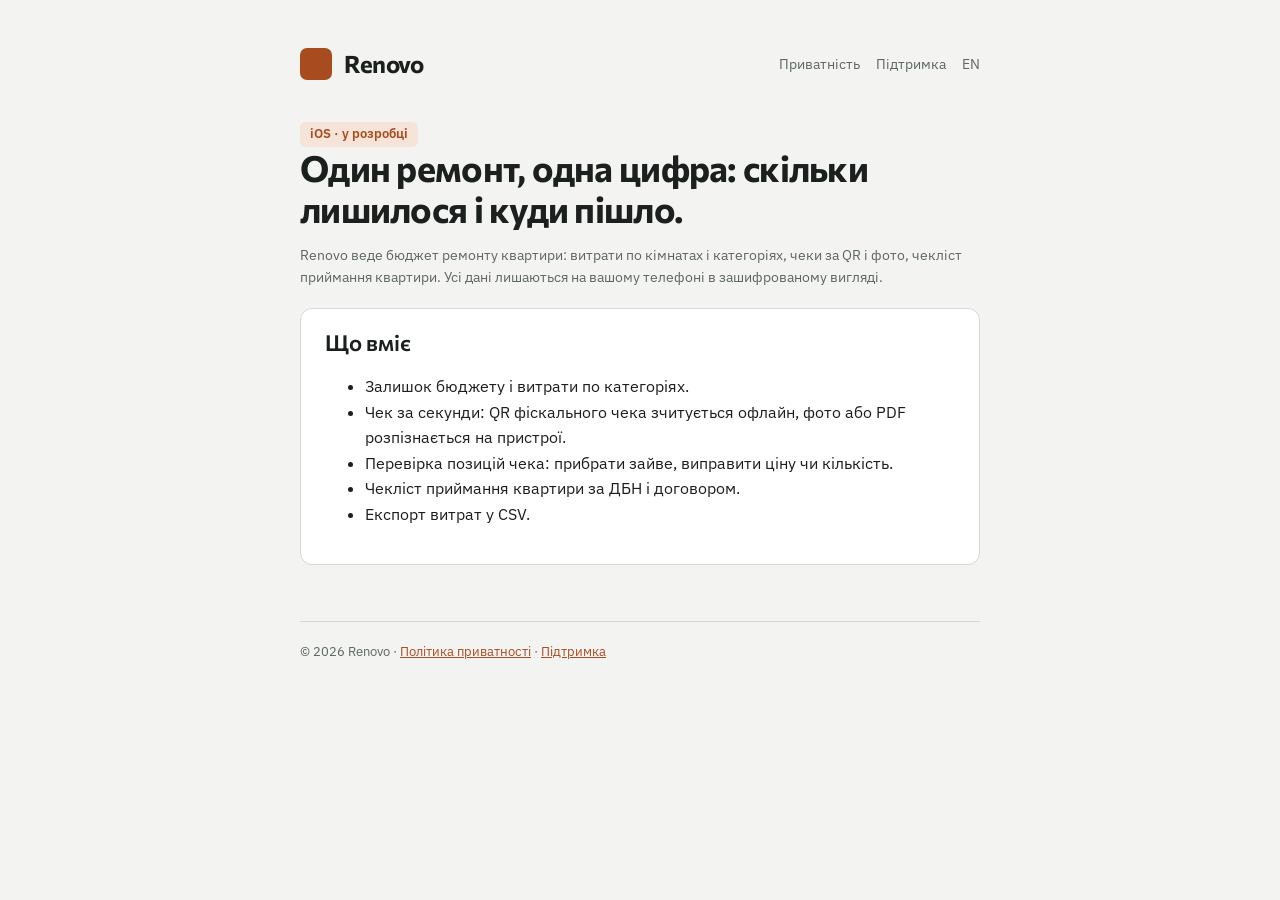
<file: index.html>
<!doctype html><html lang="uk"><head><meta charset="utf-8"><meta name="viewport" content="width=device-width,initial-scale=1"><title>Renovo</title><meta name="description" content="Renovo: бюджет ремонту квартири. Чеки, витрати, приймання. Усе на вашому пристрої, зашифровано."><link rel="preconnect" href="https://fonts.googleapis.com"><link rel="stylesheet" href="https://fonts.googleapis.com/css2?family=Commissioner:wght@600;700&family=IBM+Plex+Sans:wght@400;600&family=IBM+Plex+Mono:wght@500&display=swap"><link rel="stylesheet" href="styles.css"></head><body><div class="wrap">
<header><a class="logo" href="./"><i></i>Renovo</a><nav><a href="privacy.html">Приватність</a><a href="support.html">Підтримка</a><a href="en/">EN</a></nav></header>
<span class="pill">iOS · у розробці</span>
<h1>Один ремонт, одна цифра: скільки лишилося і куди пішло.</h1>
<p class="muted">Renovo веде бюджет ремонту квартири: витрати по кімнатах і категоріях, чеки за QR і фото, чекліст приймання квартири. Усі дані лишаються на вашому телефоні в зашифрованому вигляді.</p>
<div class="card"><h2 style="margin-top:0">Що вміє</h2><ul><li>Залишок бюджету і витрати по категоріях.</li><li>Чек за секунди: QR фіскального чека зчитується офлайн, фото або PDF розпізнається на пристрої.</li><li>Перевірка позицій чека: прибрати зайве, виправити ціну чи кількість.</li><li>Чекліст приймання квартири за ДБН і договором.</li><li>Експорт витрат у CSV.</li></ul></div>
<footer>© 2026 Renovo · <a href="privacy.html">Політика приватності</a> · <a href="support.html">Підтримка</a></footer></div></body></html>
</file>
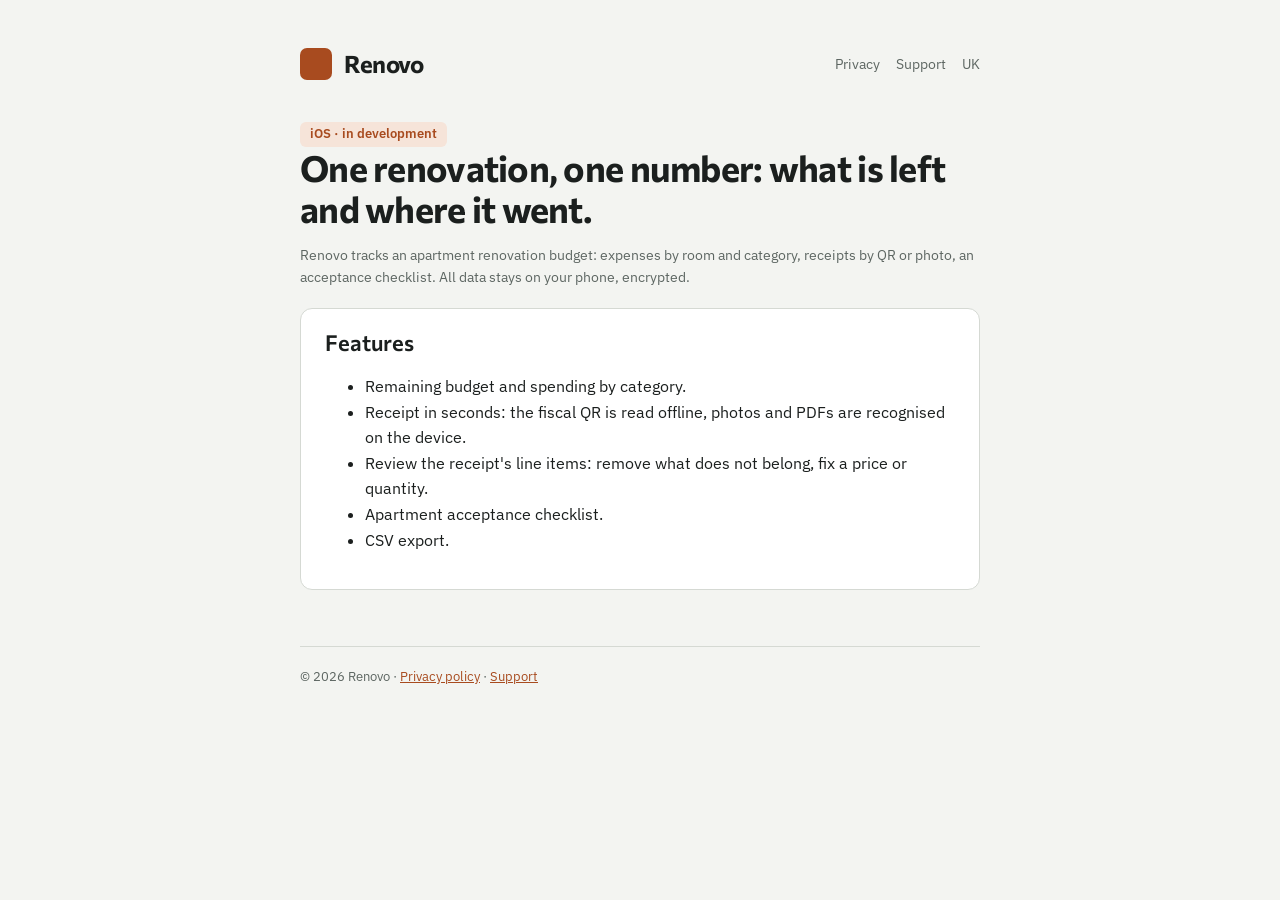
<file: en/index.html>
<!doctype html><html lang="en"><head><meta charset="utf-8"><meta name="viewport" content="width=device-width,initial-scale=1"><title>Renovo</title><meta name="description" content="Renovo: an apartment renovation budget tracker. Receipts, expenses, acceptance checklist. Everything stays on your device, encrypted."><link rel="preconnect" href="https://fonts.googleapis.com"><link rel="stylesheet" href="https://fonts.googleapis.com/css2?family=Commissioner:wght@600;700&family=IBM+Plex+Sans:wght@400;600&family=IBM+Plex+Mono:wght@500&display=swap"><link rel="stylesheet" href="../styles.css"></head><body><div class="wrap">
<header><a class="logo" href="./"><i></i>Renovo</a><nav><a href="privacy.html">Privacy</a><a href="support.html">Support</a><a href="../">UK</a></nav></header>
<span class="pill">iOS · in development</span>
<h1>One renovation, one number: what is left and where it went.</h1>
<p class="muted">Renovo tracks an apartment renovation budget: expenses by room and category, receipts by QR or photo, an acceptance checklist. All data stays on your phone, encrypted.</p>
<div class="card"><h2 style="margin-top:0">Features</h2><ul><li>Remaining budget and spending by category.</li><li>Receipt in seconds: the fiscal QR is read offline, photos and PDFs are recognised on the device.</li><li>Review the receipt's line items: remove what does not belong, fix a price or quantity.</li><li>Apartment acceptance checklist.</li><li>CSV export.</li></ul></div>
<footer>© 2026 Renovo · <a href="privacy.html">Privacy policy</a> · <a href="support.html">Support</a></footer></div></body></html>
</file>
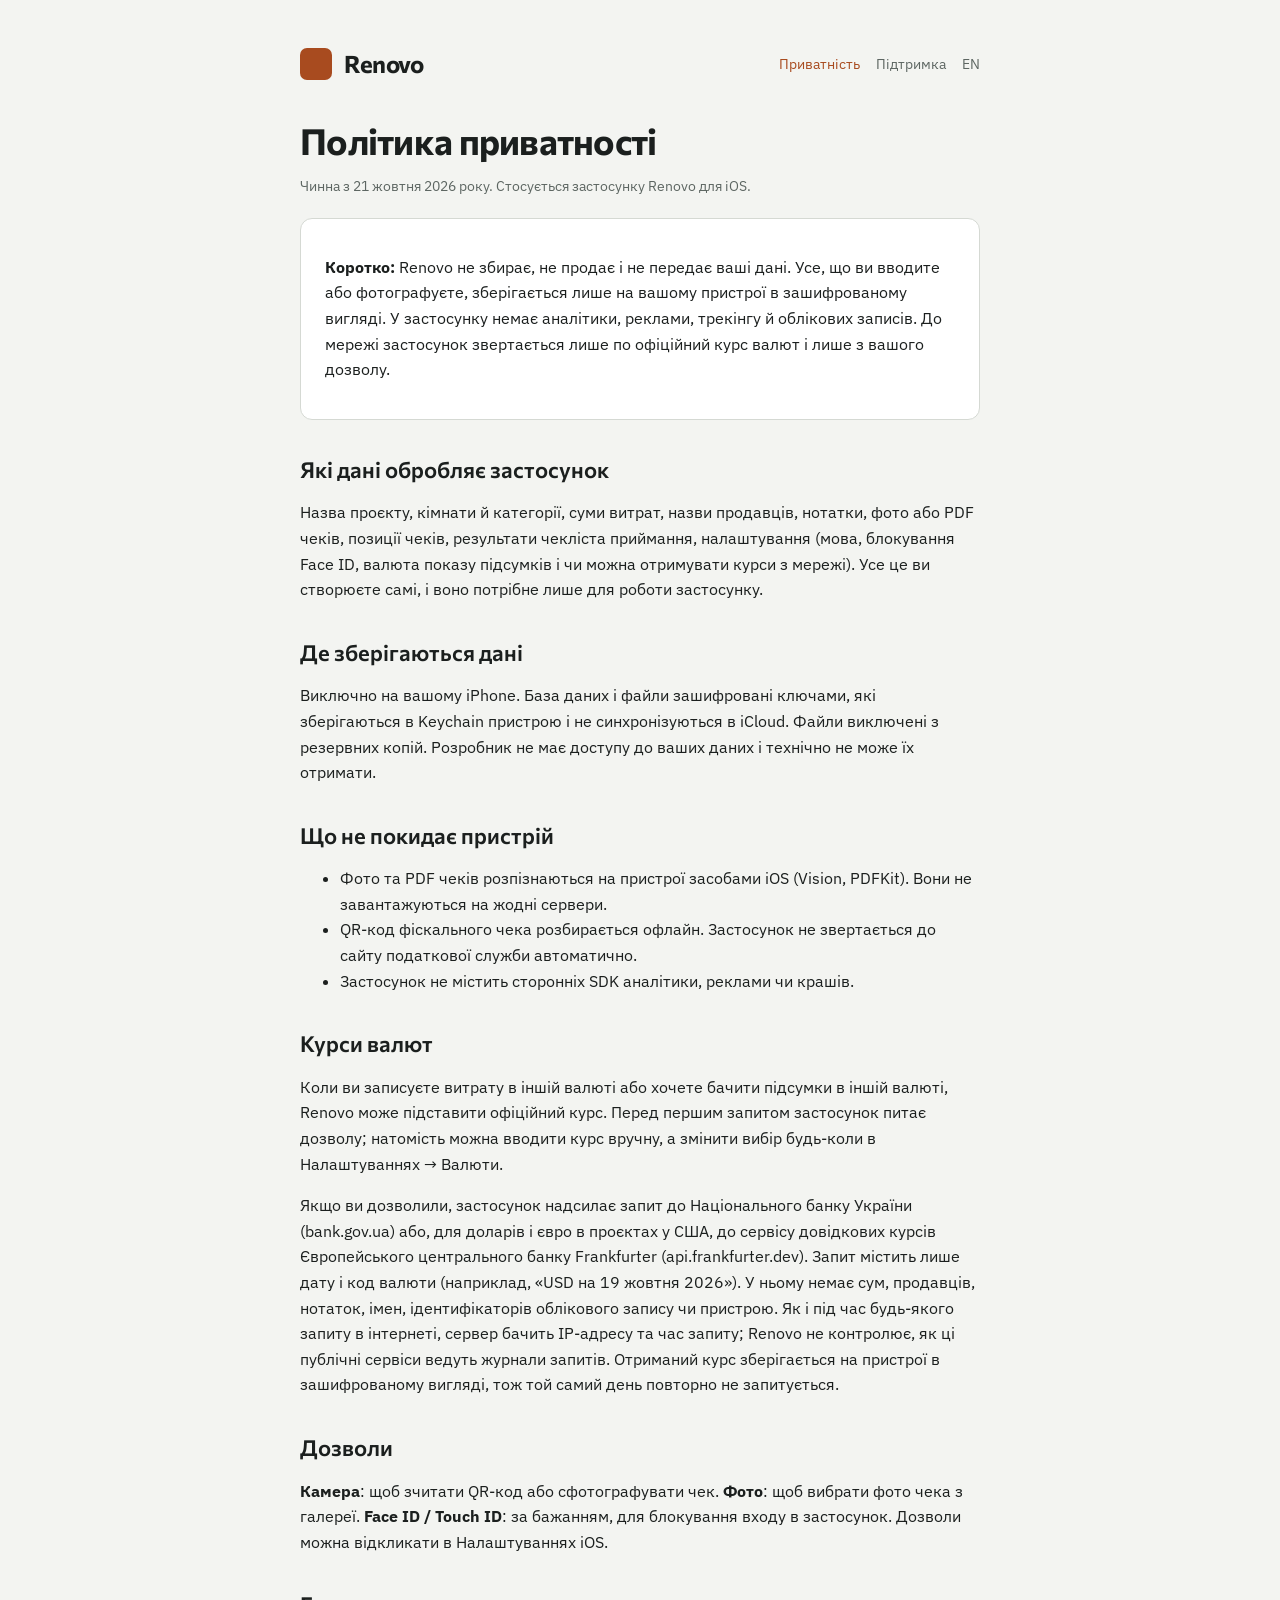
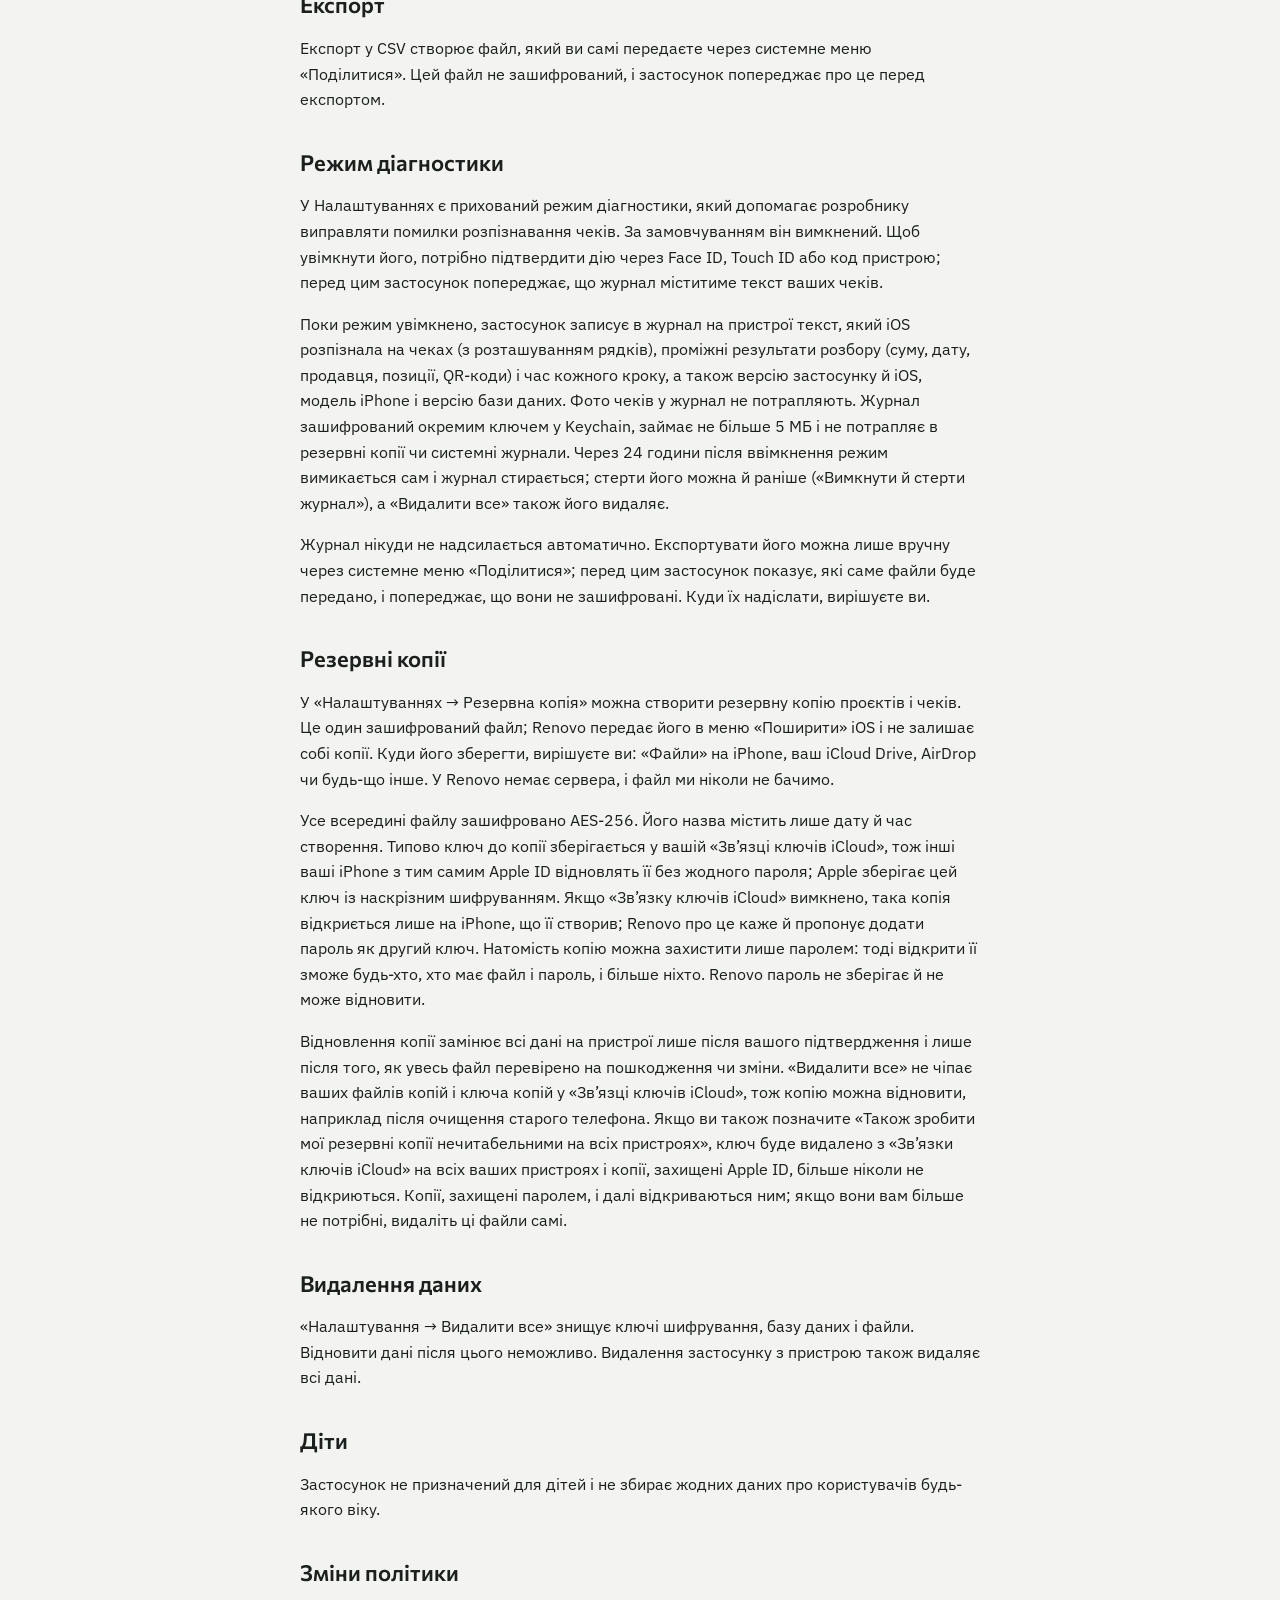
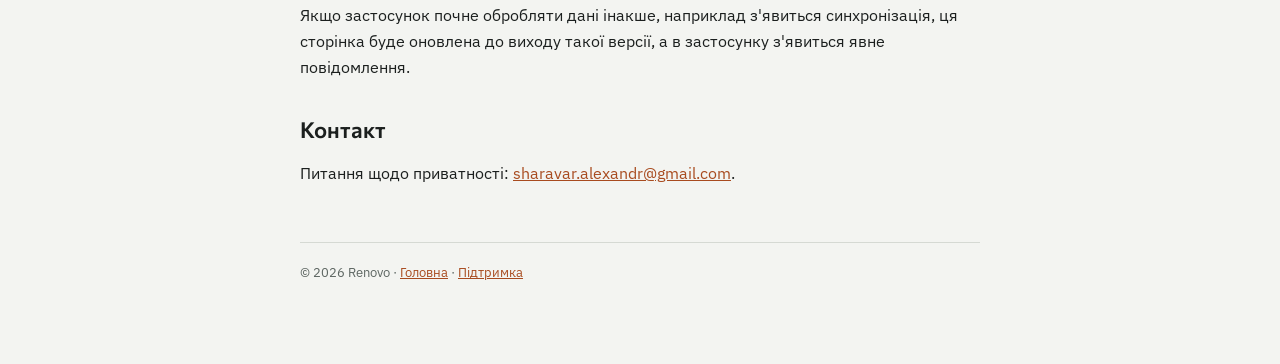
<file: privacy.html>
<!doctype html><html lang="uk"><head><meta charset="utf-8"><meta name="viewport" content="width=device-width,initial-scale=1"><title>Renovo · Політика приватності</title><link rel="preconnect" href="https://fonts.googleapis.com"><link rel="stylesheet" href="https://fonts.googleapis.com/css2?family=Commissioner:wght@600;700&family=IBM+Plex+Sans:wght@400;600&family=IBM+Plex+Mono:wght@500&display=swap"><link rel="stylesheet" href="styles.css"></head><body><div class="wrap">
<header><a class="logo" href="./"><i></i>Renovo</a><nav><a href="privacy.html" aria-current="page">Приватність</a><a href="support.html">Підтримка</a><a href="en/privacy.html">EN</a></nav></header>
<h1>Політика приватності</h1><p class="muted">Чинна з 21 жовтня 2026 року. Стосується застосунку Renovo для iOS.</p>
<div class="card"><p><strong>Коротко:</strong> Renovo не збирає, не продає і не передає ваші дані. Усе, що ви вводите або фотографуєте, зберігається лише на вашому пристрої в зашифрованому вигляді. У застосунку немає аналітики, реклами, трекінгу й облікових записів. До мережі застосунок звертається лише по офіційний курс валют і лише з вашого дозволу.</p></div>
<h2>Які дані обробляє застосунок</h2><p>Назва проєкту, кімнати й категорії, суми витрат, назви продавців, нотатки, фото або PDF чеків, позиції чеків, результати чекліста приймання, налаштування (мова, блокування Face ID, валюта показу підсумків і чи можна отримувати курси з мережі). Усе це ви створюєте самі, і воно потрібне лише для роботи застосунку.</p>
<h2>Де зберігаються дані</h2><p>Виключно на вашому iPhone. База даних і файли зашифровані ключами, які зберігаються в Keychain пристрою і не синхронізуються в iCloud. Файли виключені з резервних копій. Розробник не має доступу до ваших даних і технічно не може їх отримати.</p>
<h2>Що не покидає пристрій</h2><ul><li>Фото та PDF чеків розпізнаються на пристрої засобами iOS (Vision, PDFKit). Вони не завантажуються на жодні сервери.</li><li>QR-код фіскального чека розбирається офлайн. Застосунок не звертається до сайту податкової служби автоматично.</li><li>Застосунок не містить сторонніх SDK аналітики, реклами чи крашів.</li></ul>
<h2>Курси валют</h2><p>Коли ви записуєте витрату в іншій валюті або хочете бачити підсумки в іншій валюті, Renovo може підставити офіційний курс. Перед першим запитом застосунок питає дозволу; натомість можна вводити курс вручну, а змінити вибір будь-коли в Налаштуваннях → Валюти.</p><p>Якщо ви дозволили, застосунок надсилає запит до Національного банку України (bank.gov.ua) або, для доларів і євро в проєктах у США, до сервісу довідкових курсів Європейського центрального банку Frankfurter (api.frankfurter.dev). Запит містить лише дату і код валюти (наприклад, «USD на 19 жовтня 2026»). У ньому немає сум, продавців, нотаток, імен, ідентифікаторів облікового запису чи пристрою. Як і під час будь-якого запиту в інтернеті, сервер бачить IP-адресу та час запиту; Renovo не контролює, як ці публічні сервіси ведуть журнали запитів. Отриманий курс зберігається на пристрої в зашифрованому вигляді, тож той самий день повторно не запитується.</p>
<h2>Дозволи</h2><p><strong>Камера</strong>: щоб зчитати QR-код або сфотографувати чек. <strong>Фото</strong>: щоб вибрати фото чека з галереї. <strong>Face ID / Touch ID</strong>: за бажанням, для блокування входу в застосунок. Дозволи можна відкликати в Налаштуваннях iOS.</p>
<h2>Експорт</h2><p>Експорт у CSV створює файл, який ви самі передаєте через системне меню «Поділитися». Цей файл не зашифрований, і застосунок попереджає про це перед експортом.</p>
<h2>Режим діагностики</h2><p>У Налаштуваннях є прихований режим діагностики, який допомагає розробнику виправляти помилки розпізнавання чеків. За замовчуванням він вимкнений. Щоб увімкнути його, потрібно підтвердити дію через Face ID, Touch ID або код пристрою; перед цим застосунок попереджає, що журнал міститиме текст ваших чеків.</p><p>Поки режим увімкнено, застосунок записує в журнал на пристрої текст, який iOS розпізнала на чеках (з розташуванням рядків), проміжні результати розбору (суму, дату, продавця, позиції, QR-коди) і час кожного кроку, а також версію застосунку й iOS, модель iPhone і версію бази даних. Фото чеків у журнал не потрапляють. Журнал зашифрований окремим ключем у Keychain, займає не більше 5 МБ і не потрапляє в резервні копії чи системні журнали. Через 24 години після ввімкнення режим вимикається сам і журнал стирається; стерти його можна й раніше («Вимкнути й стерти журнал»), а «Видалити все» також його видаляє.</p><p>Журнал нікуди не надсилається автоматично. Експортувати його можна лише вручну через системне меню «Поділитися»; перед цим застосунок показує, які саме файли буде передано, і попереджає, що вони не зашифровані. Куди їх надіслати, вирішуєте ви.</p>
<h2>Резервні копії</h2><p>У «Налаштуваннях → Резервна копія» можна створити резервну копію проєктів і чеків. Це один зашифрований файл; Renovo передає його в меню «Поширити» iOS і не залишає собі копії. Куди його зберегти, вирішуєте ви: «Файли» на iPhone, ваш iCloud Drive, AirDrop чи будь-що інше. У Renovo немає сервера, і файл ми ніколи не бачимо.</p><p>Усе всередині файлу зашифровано AES-256. Його назва містить лише дату й час створення. Типово ключ до копії зберігається у вашій «Зв’язці ключів iCloud», тож інші ваші iPhone з тим самим Apple ID відновлять її без жодного пароля; Apple зберігає цей ключ із наскрізним шифруванням. Якщо «Зв’язку ключів iCloud» вимкнено, така копія відкриється лише на iPhone, що її створив; Renovo про це каже й пропонує додати пароль як другий ключ. Натомість копію можна захистити лише паролем: тоді відкрити її зможе будь-хто, хто має файл і пароль, і більше ніхто. Renovo пароль не зберігає й не може відновити.</p><p>Відновлення копії замінює всі дані на пристрої лише після вашого підтвердження і лише після того, як увесь файл перевірено на пошкодження чи зміни. «Видалити все» не чіпає ваших файлів копій і ключа копій у «Зв’язці ключів iCloud», тож копію можна відновити, наприклад після очищення старого телефона. Якщо ви також позначите «Також зробити мої резервні копії нечитабельними на всіх пристроях», ключ буде видалено з «Зв’язки ключів iCloud» на всіх ваших пристроях і копії, захищені Apple ID, більше ніколи не відкриються. Копії, захищені паролем, і далі відкриваються ним; якщо вони вам більше не потрібні, видаліть ці файли самі.</p>
<h2>Видалення даних</h2><p>«Налаштування → Видалити все» знищує ключі шифрування, базу даних і файли. Відновити дані після цього неможливо. Видалення застосунку з пристрою також видаляє всі дані.</p>
<h2>Діти</h2><p>Застосунок не призначений для дітей і не збирає жодних даних про користувачів будь-якого віку.</p>
<h2>Зміни політики</h2><p>Якщо застосунок почне обробляти дані інакше, наприклад з'явиться синхронізація, ця сторінка буде оновлена до виходу такої версії, а в застосунку з'явиться явне повідомлення.</p>
<h2>Контакт</h2><p>Питання щодо приватності: <a href="mailto:sharavar.alexandr@gmail.com">sharavar.alexandr@gmail.com</a>.</p>
<footer>© 2026 Renovo · <a href="./">Головна</a> · <a href="support.html">Підтримка</a></footer></div></body></html>
</file>
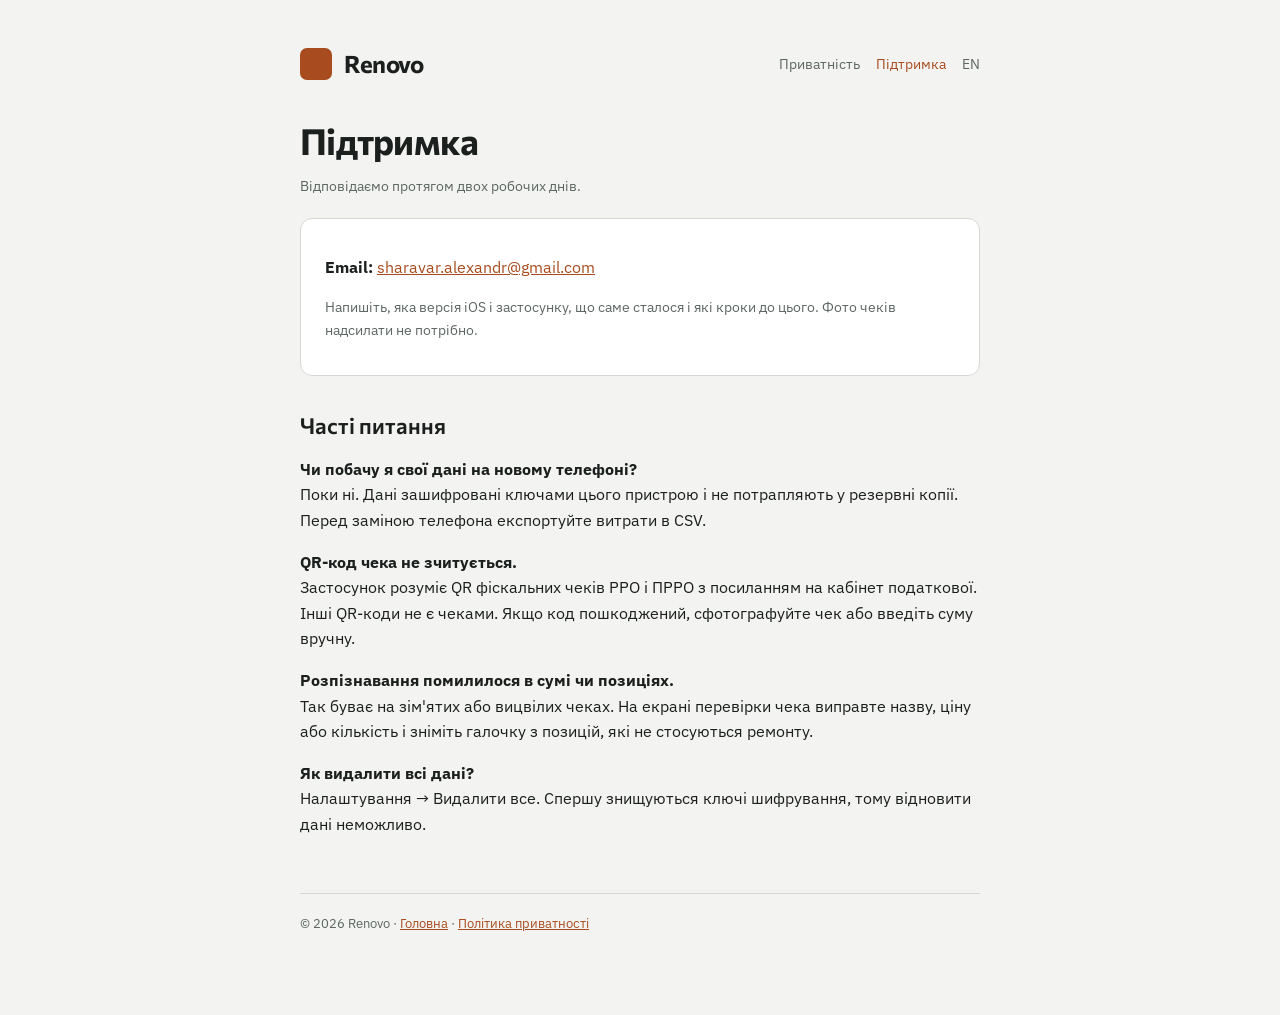
<file: support.html>
<!doctype html><html lang="uk"><head><meta charset="utf-8"><meta name="viewport" content="width=device-width,initial-scale=1"><title>Renovo · Підтримка</title><link rel="preconnect" href="https://fonts.googleapis.com"><link rel="stylesheet" href="https://fonts.googleapis.com/css2?family=Commissioner:wght@600;700&family=IBM+Plex+Sans:wght@400;600&family=IBM+Plex+Mono:wght@500&display=swap"><link rel="stylesheet" href="styles.css"></head><body><div class="wrap">
<header><a class="logo" href="./"><i></i>Renovo</a><nav><a href="privacy.html">Приватність</a><a href="support.html" aria-current="page">Підтримка</a><a href="en/support.html">EN</a></nav></header>
<h1>Підтримка</h1><p class="muted">Відповідаємо протягом двох робочих днів.</p>
<div class="card"><p><strong>Email:</strong> <a href="mailto:sharavar.alexandr@gmail.com?subject=Renovo">sharavar.alexandr@gmail.com</a></p><p class="muted">Напишіть, яка версія iOS і застосунку, що саме сталося і які кроки до цього. Фото чеків надсилати не потрібно.</p></div>
<h2>Часті питання</h2>
<p><strong>Чи побачу я свої дані на новому телефоні?</strong><br>Поки ні. Дані зашифровані ключами цього пристрою і не потрапляють у резервні копії. Перед заміною телефона експортуйте витрати в CSV.</p>
<p><strong>QR-код чека не зчитується.</strong><br>Застосунок розуміє QR фіскальних чеків РРО і ПРРО з посиланням на кабінет податкової. Інші QR-коди не є чеками. Якщо код пошкоджений, сфотографуйте чек або введіть суму вручну.</p>
<p><strong>Розпізнавання помилилося в сумі чи позиціях.</strong><br>Так буває на зім'ятих або вицвілих чеках. На екрані перевірки чека виправте назву, ціну або кількість і зніміть галочку з позицій, які не стосуються ремонту.</p>
<p><strong>Як видалити всі дані?</strong><br>Налаштування → Видалити все. Спершу знищуються ключі шифрування, тому відновити дані неможливо.</p>
<footer>© 2026 Renovo · <a href="./">Головна</a> · <a href="privacy.html">Політика приватності</a></footer></div></body></html>
</file>
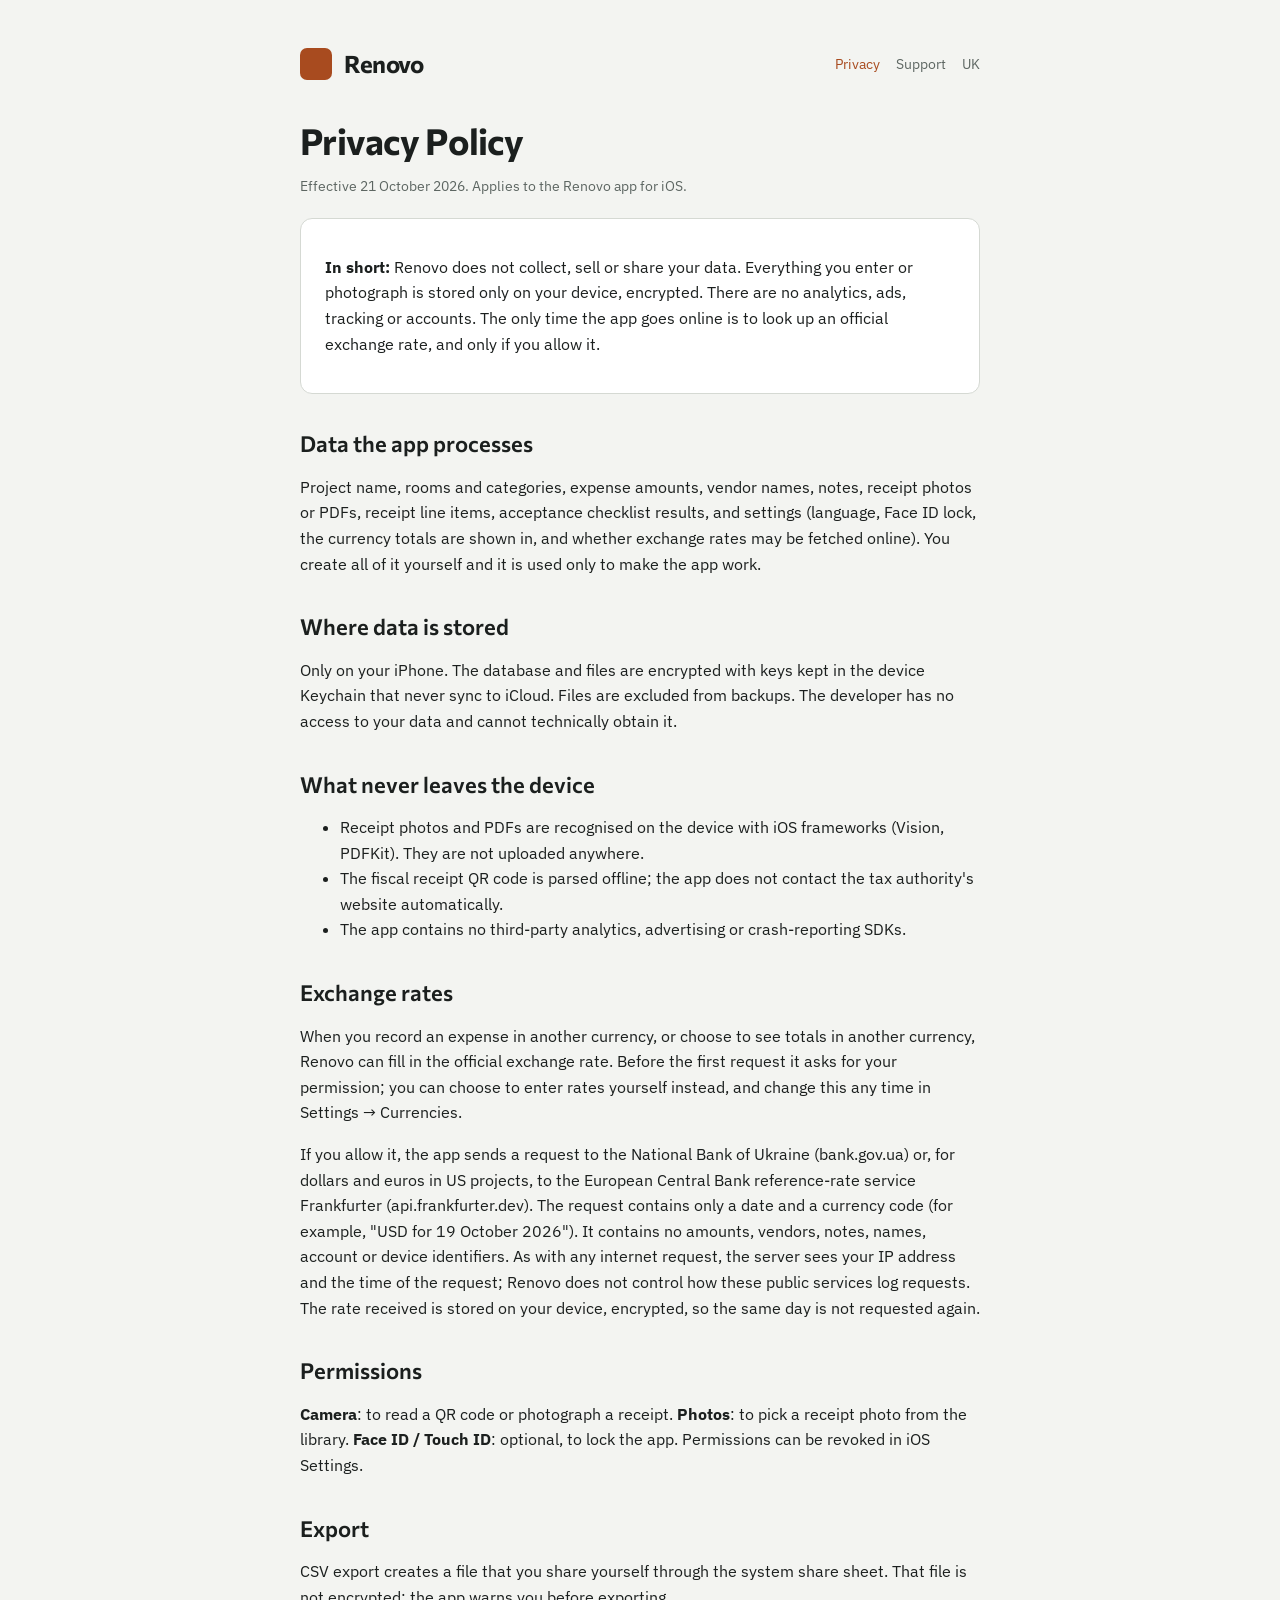
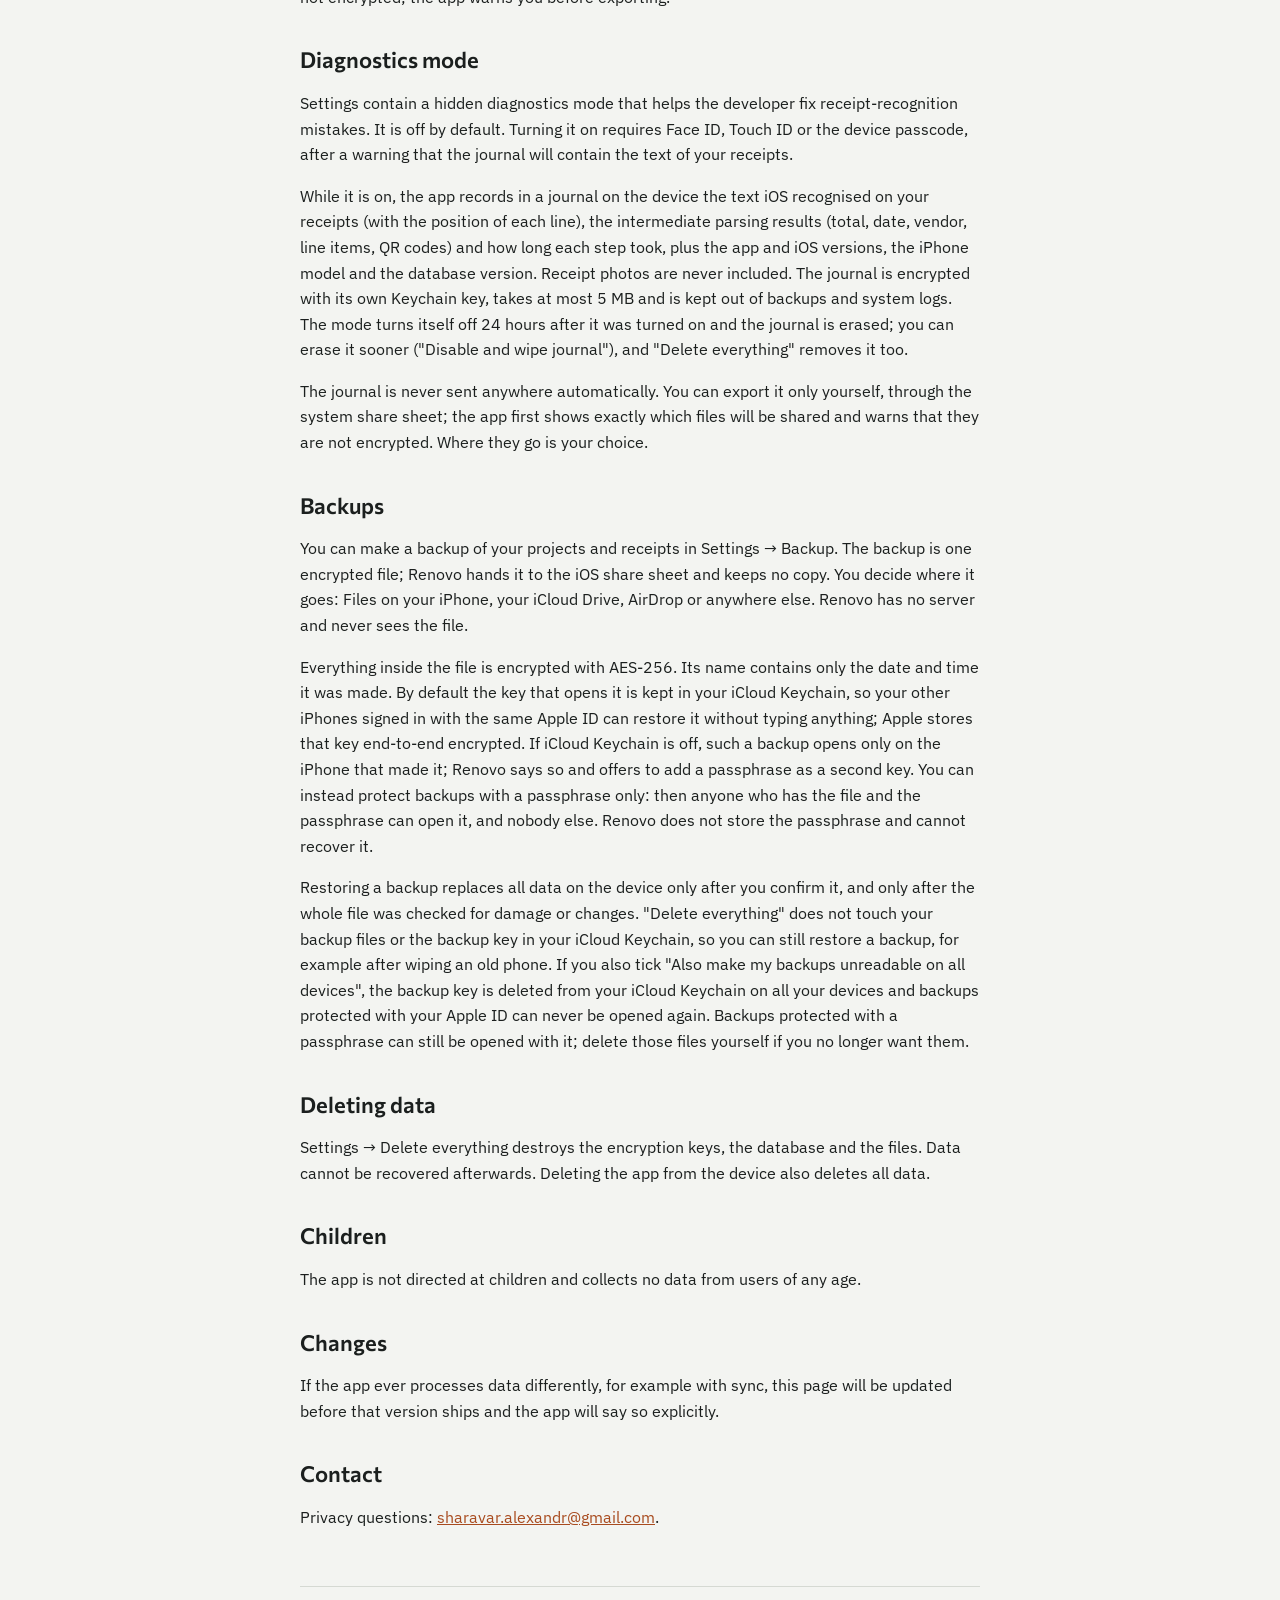
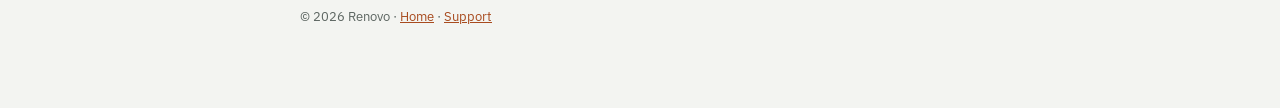
<file: en/privacy.html>
<!doctype html><html lang="en"><head><meta charset="utf-8"><meta name="viewport" content="width=device-width,initial-scale=1"><title>Renovo · Privacy Policy</title><link rel="preconnect" href="https://fonts.googleapis.com"><link rel="stylesheet" href="https://fonts.googleapis.com/css2?family=Commissioner:wght@600;700&family=IBM+Plex+Sans:wght@400;600&family=IBM+Plex+Mono:wght@500&display=swap"><link rel="stylesheet" href="../styles.css"></head><body><div class="wrap">
<header><a class="logo" href="./"><i></i>Renovo</a><nav><a href="privacy.html" aria-current="page">Privacy</a><a href="support.html">Support</a><a href="../privacy.html">UK</a></nav></header>
<h1>Privacy Policy</h1><p class="muted">Effective 21 October 2026. Applies to the Renovo app for iOS.</p>
<div class="card"><p><strong>In short:</strong> Renovo does not collect, sell or share your data. Everything you enter or photograph is stored only on your device, encrypted. There are no analytics, ads, tracking or accounts. The only time the app goes online is to look up an official exchange rate, and only if you allow it.</p></div>
<h2>Data the app processes</h2><p>Project name, rooms and categories, expense amounts, vendor names, notes, receipt photos or PDFs, receipt line items, acceptance checklist results, and settings (language, Face ID lock, the currency totals are shown in, and whether exchange rates may be fetched online). You create all of it yourself and it is used only to make the app work.</p>
<h2>Where data is stored</h2><p>Only on your iPhone. The database and files are encrypted with keys kept in the device Keychain that never sync to iCloud. Files are excluded from backups. The developer has no access to your data and cannot technically obtain it.</p>
<h2>What never leaves the device</h2><ul><li>Receipt photos and PDFs are recognised on the device with iOS frameworks (Vision, PDFKit). They are not uploaded anywhere.</li><li>The fiscal receipt QR code is parsed offline; the app does not contact the tax authority's website automatically.</li><li>The app contains no third-party analytics, advertising or crash-reporting SDKs.</li></ul>
<h2>Exchange rates</h2><p>When you record an expense in another currency, or choose to see totals in another currency, Renovo can fill in the official exchange rate. Before the first request it asks for your permission; you can choose to enter rates yourself instead, and change this any time in Settings → Currencies.</p><p>If you allow it, the app sends a request to the National Bank of Ukraine (bank.gov.ua) or, for dollars and euros in US projects, to the European Central Bank reference-rate service Frankfurter (api.frankfurter.dev). The request contains only a date and a currency code (for example, "USD for 19 October 2026"). It contains no amounts, vendors, notes, names, account or device identifiers. As with any internet request, the server sees your IP address and the time of the request; Renovo does not control how these public services log requests. The rate received is stored on your device, encrypted, so the same day is not requested again.</p>
<h2>Permissions</h2><p><strong>Camera</strong>: to read a QR code or photograph a receipt. <strong>Photos</strong>: to pick a receipt photo from the library. <strong>Face ID / Touch ID</strong>: optional, to lock the app. Permissions can be revoked in iOS Settings.</p>
<h2>Export</h2><p>CSV export creates a file that you share yourself through the system share sheet. That file is not encrypted; the app warns you before exporting.</p>
<h2>Diagnostics mode</h2><p>Settings contain a hidden diagnostics mode that helps the developer fix receipt-recognition mistakes. It is off by default. Turning it on requires Face ID, Touch ID or the device passcode, after a warning that the journal will contain the text of your receipts.</p><p>While it is on, the app records in a journal on the device the text iOS recognised on your receipts (with the position of each line), the intermediate parsing results (total, date, vendor, line items, QR codes) and how long each step took, plus the app and iOS versions, the iPhone model and the database version. Receipt photos are never included. The journal is encrypted with its own Keychain key, takes at most 5 MB and is kept out of backups and system logs. The mode turns itself off 24 hours after it was turned on and the journal is erased; you can erase it sooner ("Disable and wipe journal"), and "Delete everything" removes it too.</p><p>The journal is never sent anywhere automatically. You can export it only yourself, through the system share sheet; the app first shows exactly which files will be shared and warns that they are not encrypted. Where they go is your choice.</p>
<h2>Backups</h2><p>You can make a backup of your projects and receipts in Settings → Backup. The backup is one encrypted file; Renovo hands it to the iOS share sheet and keeps no copy. You decide where it goes: Files on your iPhone, your iCloud Drive, AirDrop or anywhere else. Renovo has no server and never sees the file.</p><p>Everything inside the file is encrypted with AES-256. Its name contains only the date and time it was made. By default the key that opens it is kept in your iCloud Keychain, so your other iPhones signed in with the same Apple ID can restore it without typing anything; Apple stores that key end-to-end encrypted. If iCloud Keychain is off, such a backup opens only on the iPhone that made it; Renovo says so and offers to add a passphrase as a second key. You can instead protect backups with a passphrase only: then anyone who has the file and the passphrase can open it, and nobody else. Renovo does not store the passphrase and cannot recover it.</p><p>Restoring a backup replaces all data on the device only after you confirm it, and only after the whole file was checked for damage or changes. "Delete everything" does not touch your backup files or the backup key in your iCloud Keychain, so you can still restore a backup, for example after wiping an old phone. If you also tick "Also make my backups unreadable on all devices", the backup key is deleted from your iCloud Keychain on all your devices and backups protected with your Apple ID can never be opened again. Backups protected with a passphrase can still be opened with it; delete those files yourself if you no longer want them.</p>
<h2>Deleting data</h2><p>Settings → Delete everything destroys the encryption keys, the database and the files. Data cannot be recovered afterwards. Deleting the app from the device also deletes all data.</p>
<h2>Children</h2><p>The app is not directed at children and collects no data from users of any age.</p>
<h2>Changes</h2><p>If the app ever processes data differently, for example with sync, this page will be updated before that version ships and the app will say so explicitly.</p>
<h2>Contact</h2><p>Privacy questions: <a href="mailto:sharavar.alexandr@gmail.com">sharavar.alexandr@gmail.com</a>.</p>
<footer>© 2026 Renovo · <a href="./">Home</a> · <a href="support.html">Support</a></footer></div></body></html>
</file>
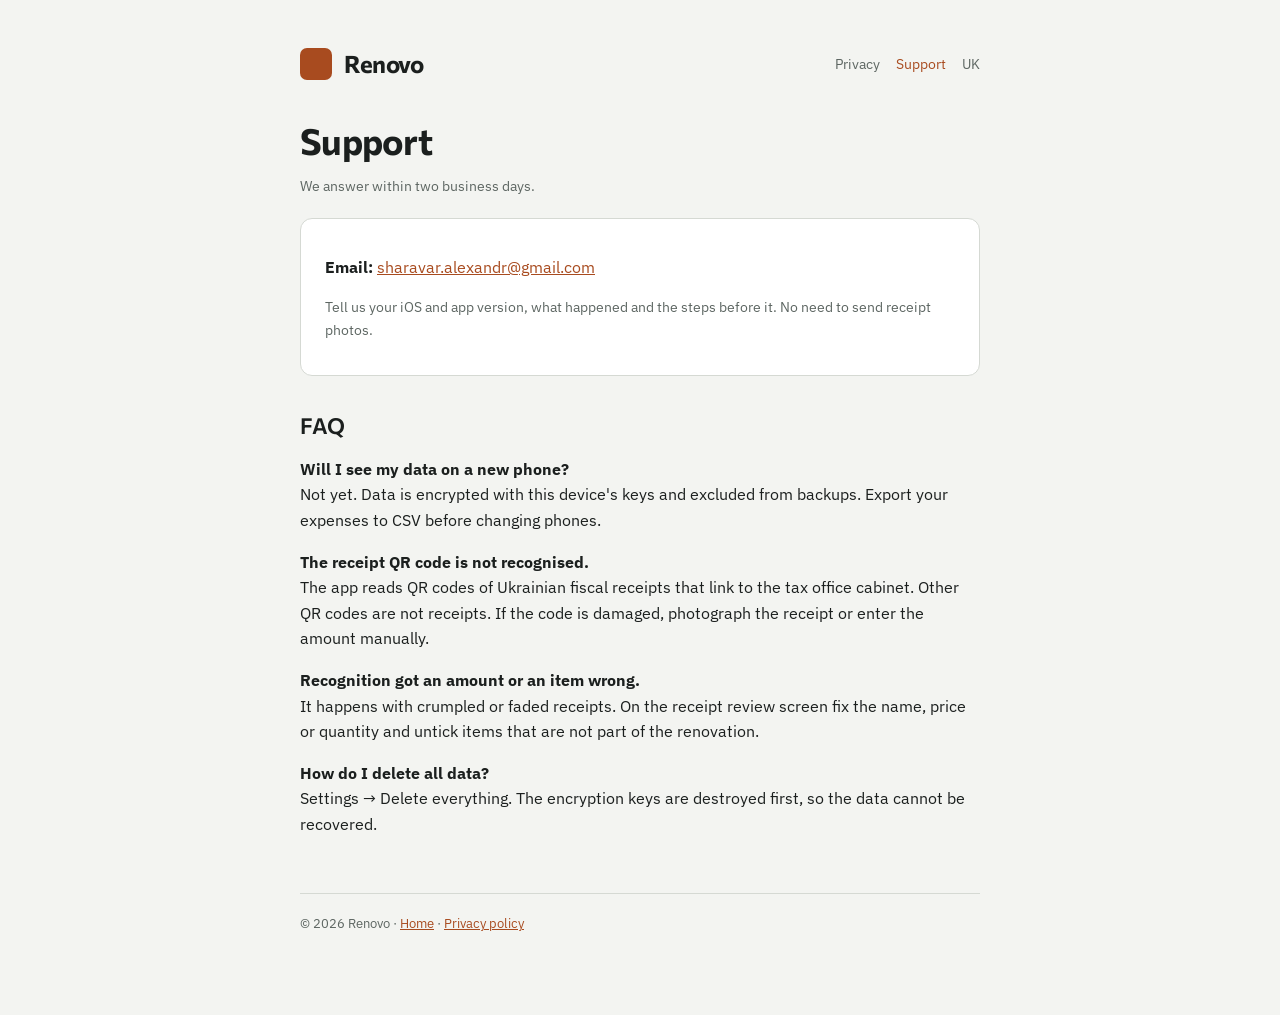
<file: en/support.html>
<!doctype html><html lang="en"><head><meta charset="utf-8"><meta name="viewport" content="width=device-width,initial-scale=1"><title>Renovo · Support</title><link rel="preconnect" href="https://fonts.googleapis.com"><link rel="stylesheet" href="https://fonts.googleapis.com/css2?family=Commissioner:wght@600;700&family=IBM+Plex+Sans:wght@400;600&family=IBM+Plex+Mono:wght@500&display=swap"><link rel="stylesheet" href="../styles.css"></head><body><div class="wrap">
<header><a class="logo" href="./"><i></i>Renovo</a><nav><a href="privacy.html">Privacy</a><a href="support.html" aria-current="page">Support</a><a href="../support.html">UK</a></nav></header>
<h1>Support</h1><p class="muted">We answer within two business days.</p>
<div class="card"><p><strong>Email:</strong> <a href="mailto:sharavar.alexandr@gmail.com?subject=Renovo">sharavar.alexandr@gmail.com</a></p><p class="muted">Tell us your iOS and app version, what happened and the steps before it. No need to send receipt photos.</p></div>
<h2>FAQ</h2>
<p><strong>Will I see my data on a new phone?</strong><br>Not yet. Data is encrypted with this device's keys and excluded from backups. Export your expenses to CSV before changing phones.</p>
<p><strong>The receipt QR code is not recognised.</strong><br>The app reads QR codes of Ukrainian fiscal receipts that link to the tax office cabinet. Other QR codes are not receipts. If the code is damaged, photograph the receipt or enter the amount manually.</p>
<p><strong>Recognition got an amount or an item wrong.</strong><br>It happens with crumpled or faded receipts. On the receipt review screen fix the name, price or quantity and untick items that are not part of the renovation.</p>
<p><strong>How do I delete all data?</strong><br>Settings → Delete everything. The encryption keys are destroyed first, so the data cannot be recovered.</p>
<footer>© 2026 Renovo · <a href="./">Home</a> · <a href="privacy.html">Privacy policy</a></footer></div></body></html>
</file>
<file: styles.css>
:root{--surface:#f3f4f1;--raised:#fff;--hairline:#d5d9d3;--ink:#1b1f1e;--muted:#5d6662;--brand:#a84b1f;--tint:#f6e4d9}
@media (prefers-color-scheme:dark){:root{--surface:#15181a;--raised:#1f2326;--hairline:#2e3438;--ink:#eef0ec;--muted:#a3aba6;--brand:#e0804a;--tint:#3a2416}}
*{box-sizing:border-box}html{color-scheme:light dark}
body{margin:0;background:var(--surface);color:var(--ink);font:16px/1.6 "IBM Plex Sans",system-ui,sans-serif;-webkit-font-smoothing:antialiased}
.wrap{max-width:720px;margin:0 auto;padding:48px 20px 80px}
header{display:flex;align-items:center;justify-content:space-between;gap:16px;margin-bottom:40px}
.logo{display:flex;align-items:center;gap:12px;color:var(--ink);text-decoration:none;font:700 24px/1 Commissioner,"IBM Plex Sans",sans-serif;letter-spacing:-.02em}
.logo i{width:32px;height:32px;border-radius:7px;background:var(--brand);display:inline-block}
nav a{color:var(--muted);text-decoration:none;margin-left:16px;font-size:14px}nav a:hover,nav a[aria-current]{color:var(--brand)}
h1{font:700 36px/1.15 Commissioner,"IBM Plex Sans",sans-serif;letter-spacing:-.02em;margin:0 0 8px}
h2{font:600 22px/1.3 Commissioner,"IBM Plex Sans",sans-serif;margin:36px 0 10px}
p,li{color:var(--ink)}.muted{color:var(--muted);font-size:14px}
.card{background:var(--raised);border:1px solid var(--hairline);border-radius:12px;padding:20px 24px;margin:20px 0}
a{color:var(--brand)}code{font-family:"IBM Plex Mono",ui-monospace,monospace;font-size:14px;background:var(--tint);padding:1px 6px;border-radius:4px}
footer{margin-top:56px;padding-top:20px;border-top:1px solid var(--hairline);color:var(--muted);font-size:13px}
.pill{display:inline-block;background:var(--tint);color:var(--brand);border-radius:6px;padding:2px 10px;font-size:13px;font-weight:600}
</file>
